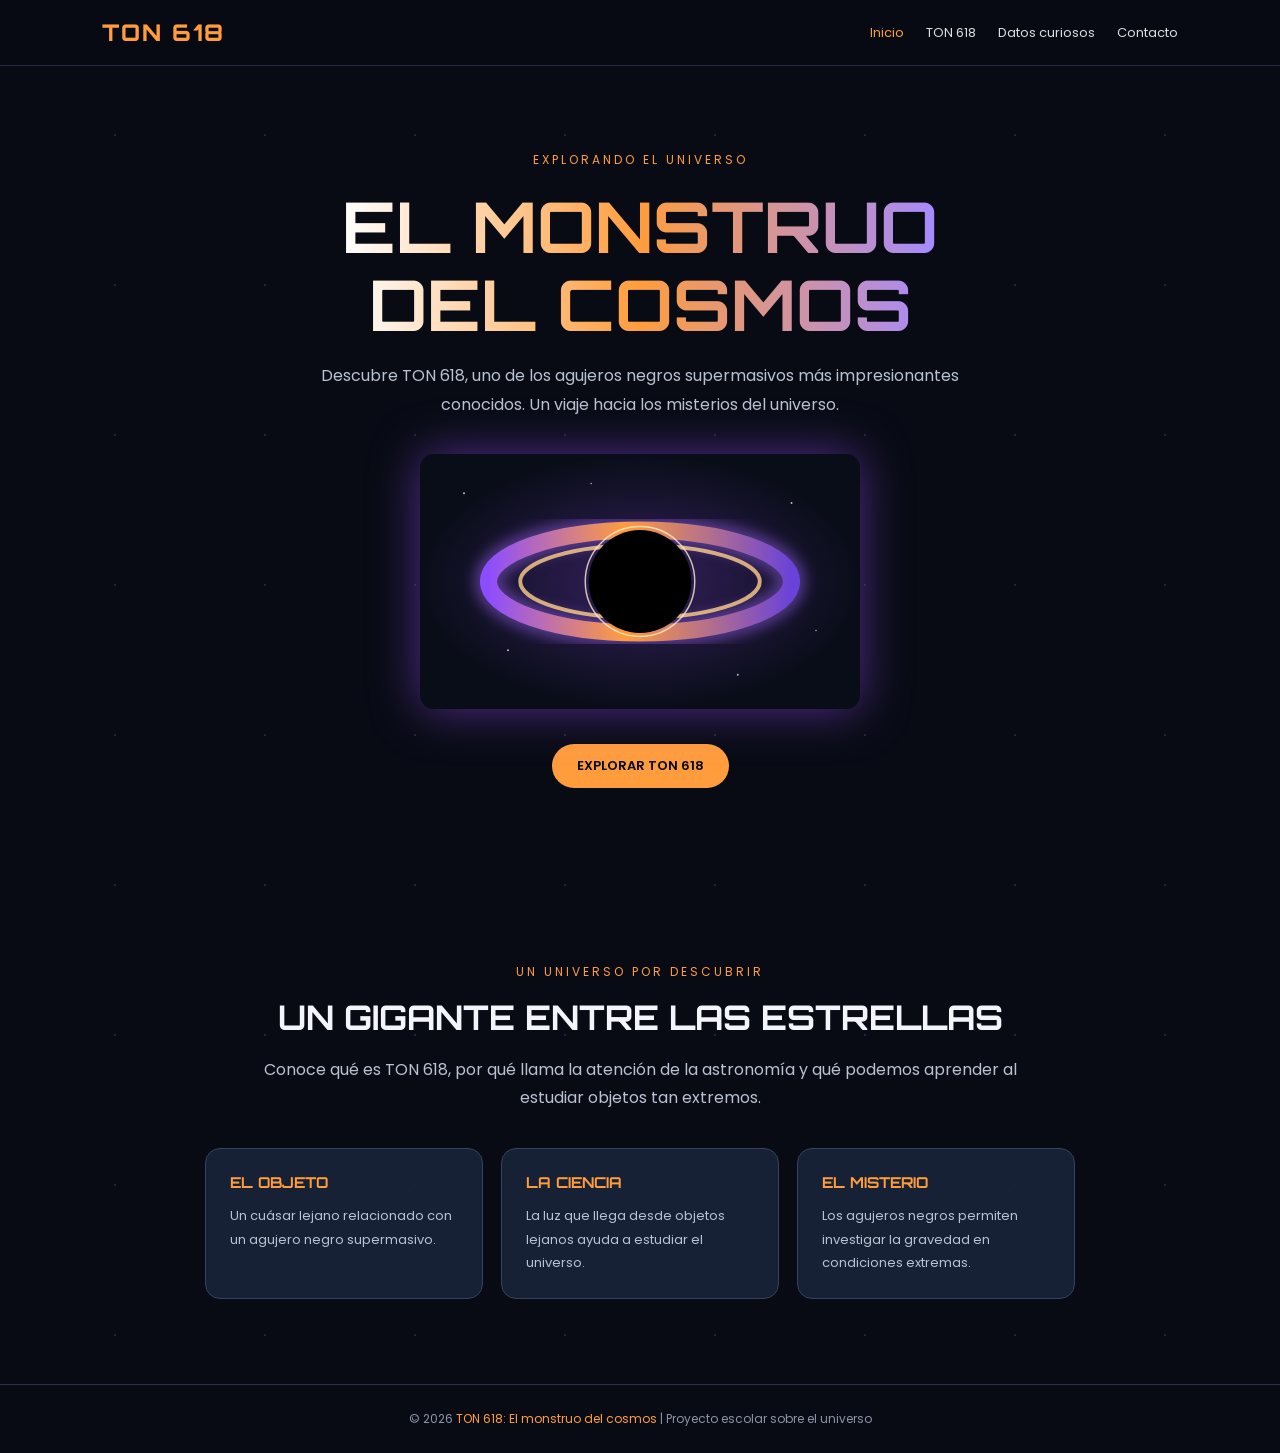
<file: index.html>
<!DOCTYPE html><html lang="es"><head><meta charset="UTF-8"><meta name="viewport" content="width=device-width, initial-scale=1.0"><meta name="description" content="Proyecto escolar sobre TON 618 y los agujeros negros supermasivos."><title>Inicio | TON 618</title><link rel="stylesheet" href="estilos.css"><script src="script.js" defer></script></head><body><header><a class="logo" href="index.html">TON 618</a><nav aria-label="Navegación principal"><a class="active" href="index.html">Inicio</a><a href="contenido.html">TON 618</a><a href="informacion.html">Datos curiosos</a><a href="contacto.html">Contacto</a></nav></header><main><section class="hero"><span class="eyebrow">Explorando el universo</span><h1 class="gradient-text">EL MONSTRUO<br>DEL COSMOS</h1><p>Descubre TON 618, uno de los agujeros negros supermasivos más impresionantes conocidos. Un viaje hacia los misterios del universo.</p><img class="blackhole-art" src="imagenes/ton618.svg" alt="Ilustración artística de un agujero negro con disco de acreción"><a href="contenido.html" class="button">EXPLORAR TON 618</a></section><section class="container"><div class="page-intro"><span class="eyebrow">Un universo por descubrir</span><h2>UN GIGANTE ENTRE LAS ESTRELLAS</h2><p>Conoce qué es TON 618, por qué llama la atención de la astronomía y qué podemos aprender al estudiar objetos tan extremos.</p></div><div class="grid three"><article class="card"><h3>EL OBJETO</h3><p>Un cuásar lejano relacionado con un agujero negro supermasivo.</p></article><article class="card"><h3>LA CIENCIA</h3><p>La luz que llega desde objetos lejanos ayuda a estudiar el universo.</p></article><article class="card"><h3>EL MISTERIO</h3><p>Los agujeros negros permiten investigar la gravedad en condiciones extremas.</p></article></div></section></main><footer>© 2026 <span>TON 618: El monstruo del cosmos</span> | Proyecto escolar sobre el universo</footer></body></html>
</file>
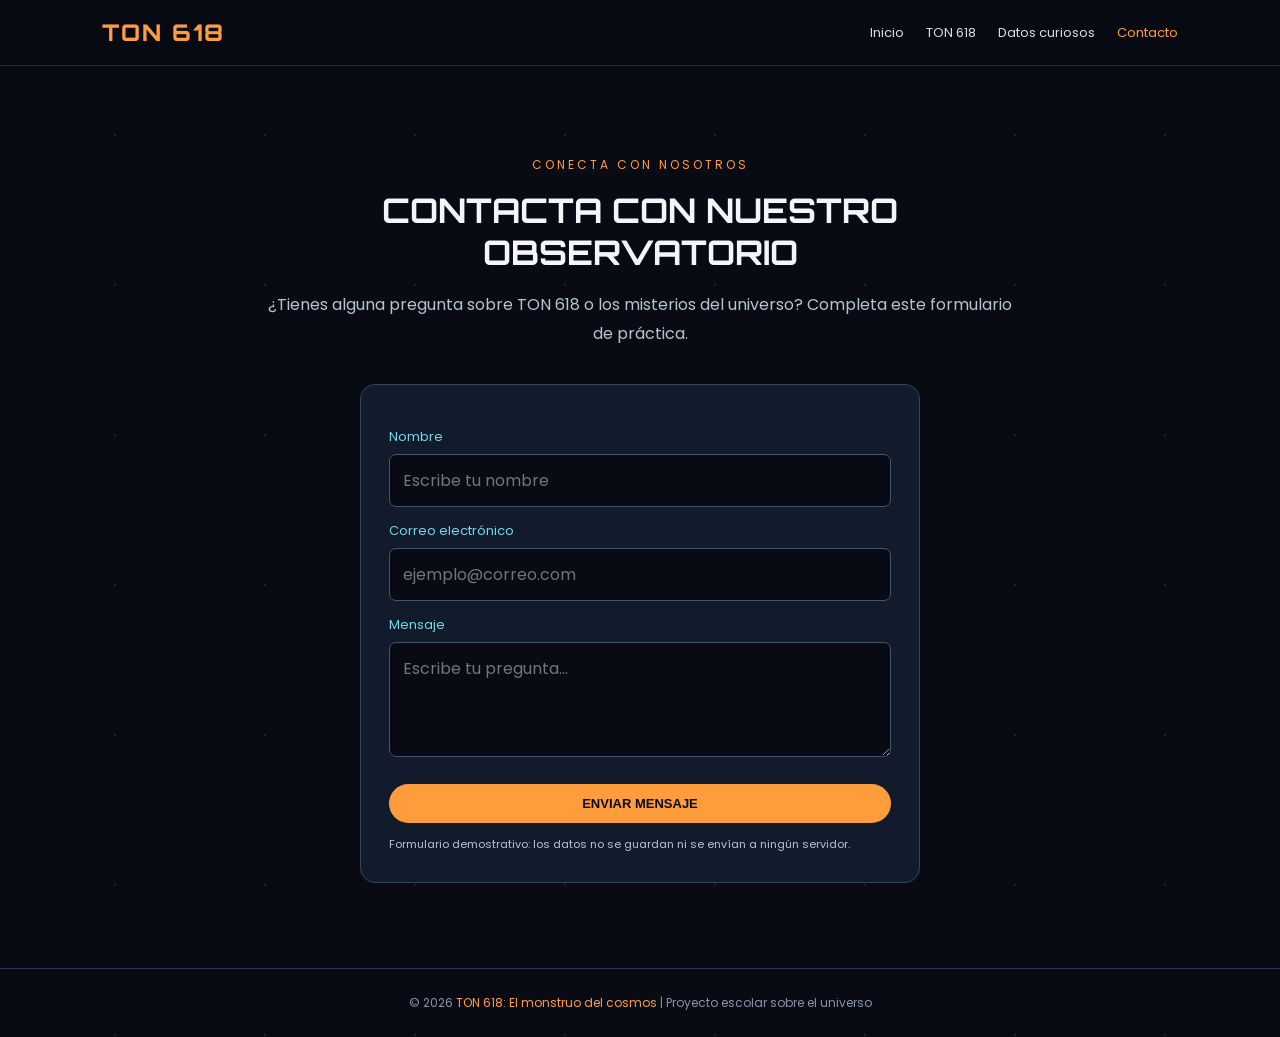
<file: contacto.html>
<!DOCTYPE html><html lang="es"><head><meta charset="UTF-8"><meta name="viewport" content="width=device-width, initial-scale=1.0"><meta name="description" content="Proyecto escolar sobre TON 618 y los agujeros negros supermasivos."><title>Contacto | TON 618</title><link rel="stylesheet" href="estilos.css"><script src="script.js" defer></script></head><body><header><a class="logo" href="index.html">TON 618</a><nav aria-label="Navegación principal"><a href="index.html">Inicio</a><a href="contenido.html">TON 618</a><a href="informacion.html">Datos curiosos</a><a class="active" href="contacto.html">Contacto</a></nav></header><main><section class="container" id="contacto"><div class="page-intro"><span class="eyebrow">Conecta con nosotros</span><h2>CONTACTA CON NUESTRO OBSERVATORIO</h2><p>¿Tienes alguna pregunta sobre TON 618 o los misterios del universo? Completa este formulario de práctica.</p></div><form id="formulario-contacto"><label for="nombre">Nombre</label><input type="text" id="nombre" name="nombre" placeholder="Escribe tu nombre" required><label for="correo">Correo electrónico</label><input type="email" id="correo" name="correo" placeholder="ejemplo@correo.com" required><label for="mensaje">Mensaje</label><textarea id="mensaje" name="mensaje" placeholder="Escribe tu pregunta..." required></textarea><button type="submit" class="button">ENVIAR MENSAJE</button><p class="form-note">Formulario demostrativo: los datos no se guardan ni se envían a ningún servidor.</p></form></section></main><footer>© 2026 <span>TON 618: El monstruo del cosmos</span> | Proyecto escolar sobre el universo</footer></body></html>
</file>
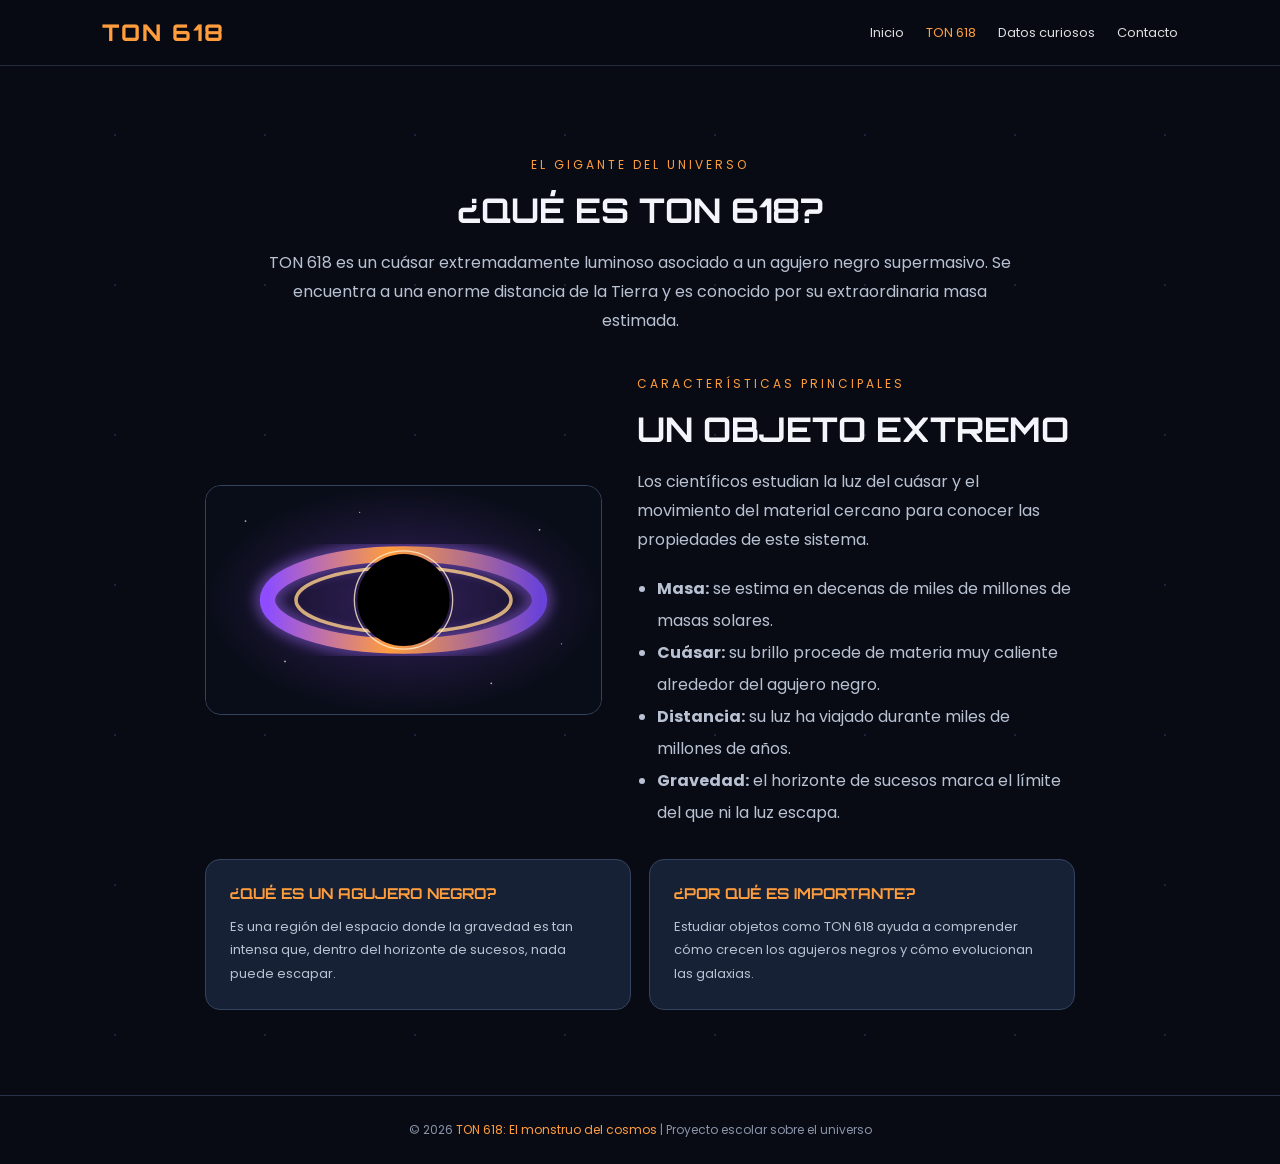
<file: contenido.html>
<!DOCTYPE html><html lang="es"><head><meta charset="UTF-8"><meta name="viewport" content="width=device-width, initial-scale=1.0"><meta name="description" content="Proyecto escolar sobre TON 618 y los agujeros negros supermasivos."><title>Contenido principal | TON 618</title><link rel="stylesheet" href="estilos.css"><script src="script.js" defer></script></head><body><header><a class="logo" href="index.html">TON 618</a><nav aria-label="Navegación principal"><a href="index.html">Inicio</a><a class="active" href="contenido.html">TON 618</a><a href="informacion.html">Datos curiosos</a><a href="contacto.html">Contacto</a></nav></header><main><section class="container"><div class="page-intro"><span class="eyebrow">El gigante del universo</span><h2>¿QUÉ ES TON 618?</h2><p>TON 618 es un cuásar extremadamente luminoso asociado a un agujero negro supermasivo. Se encuentra a una enorme distancia de la Tierra y es conocido por su extraordinaria masa estimada.</p></div><div class="feature-layout"><img class="feature-image" src="imagenes/ton618.svg" alt="Representación artística de TON 618"><div><span class="eyebrow">Características principales</span><h2>UN OBJETO EXTREMO</h2><p>Los científicos estudian la luz del cuásar y el movimiento del material cercano para conocer las propiedades de este sistema.</p><ul class="fact-list"><li><strong>Masa:</strong> se estima en decenas de miles de millones de masas solares.</li><li><strong>Cuásar:</strong> su brillo procede de materia muy caliente alrededor del agujero negro.</li><li><strong>Distancia:</strong> su luz ha viajado durante miles de millones de años.</li><li><strong>Gravedad:</strong> el horizonte de sucesos marca el límite del que ni la luz escapa.</li></ul></div></div><div class="grid"><article class="card"><h3>¿QUÉ ES UN AGUJERO NEGRO?</h3><p>Es una región del espacio donde la gravedad es tan intensa que, dentro del horizonte de sucesos, nada puede escapar.</p></article><article class="card"><h3>¿POR QUÉ ES IMPORTANTE?</h3><p>Estudiar objetos como TON 618 ayuda a comprender cómo crecen los agujeros negros y cómo evolucionan las galaxias.</p></article></div></section></main><footer>© 2026 <span>TON 618: El monstruo del cosmos</span> | Proyecto escolar sobre el universo</footer></body></html>
</file>
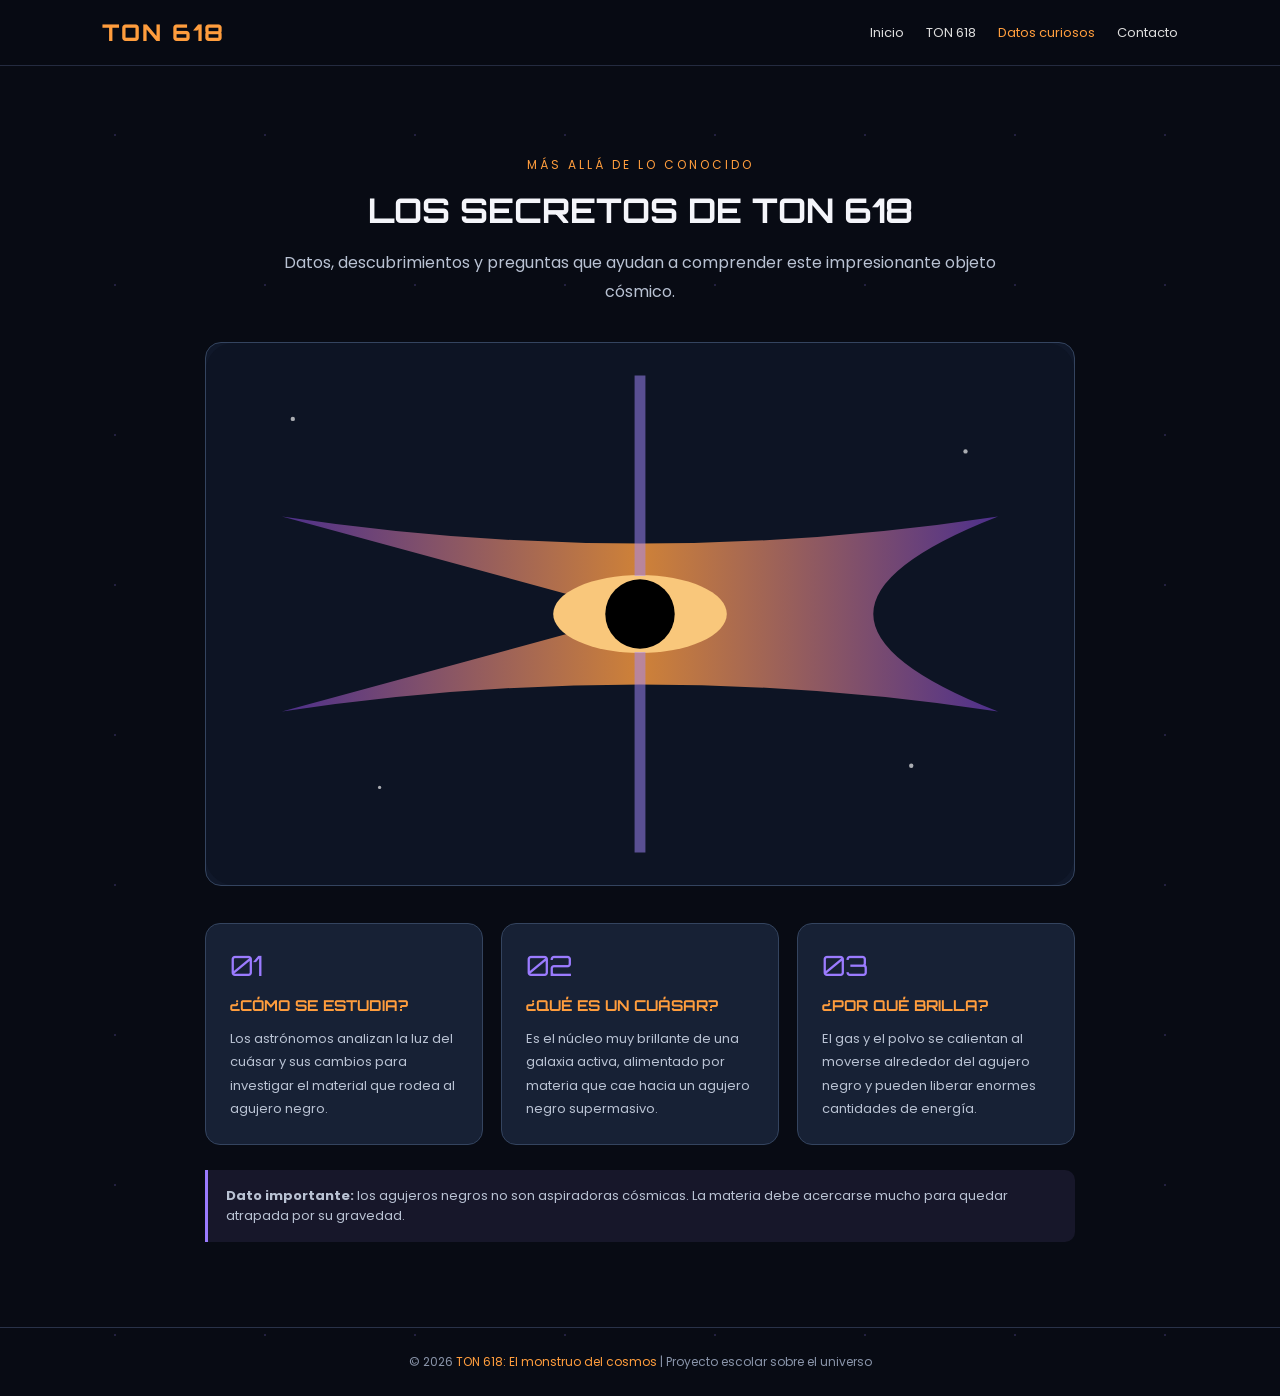
<file: informacion.html>
<!DOCTYPE html><html lang="es"><head><meta charset="UTF-8"><meta name="viewport" content="width=device-width, initial-scale=1.0"><meta name="description" content="Proyecto escolar sobre TON 618 y los agujeros negros supermasivos."><title>Información adicional | TON 618</title><link rel="stylesheet" href="estilos.css"><script src="script.js" defer></script></head><body><header><a class="logo" href="index.html">TON 618</a><nav aria-label="Navegación principal"><a href="index.html">Inicio</a><a href="contenido.html">TON 618</a><a class="active" href="informacion.html">Datos curiosos</a><a href="contacto.html">Contacto</a></nav></header><main><section class="container"><div class="page-intro"><span class="eyebrow">Más allá de lo conocido</span><h2>LOS SECRETOS DE TON 618</h2><p>Datos, descubrimientos y preguntas que ayudan a comprender este impresionante objeto cósmico.</p></div><img class="feature-image" src="imagenes/cuasar.svg" alt="Ilustración de un cuásar brillante"><div class="grid three"><article class="card"><div class="number">01</div><h3>¿CÓMO SE ESTUDIA?</h3><p>Los astrónomos analizan la luz del cuásar y sus cambios para investigar el material que rodea al agujero negro.</p></article><article class="card"><div class="number">02</div><h3>¿QUÉ ES UN CUÁSAR?</h3><p>Es el núcleo muy brillante de una galaxia activa, alimentado por materia que cae hacia un agujero negro supermasivo.</p></article><article class="card"><div class="number">03</div><h3>¿POR QUÉ BRILLA?</h3><p>El gas y el polvo se calientan al moverse alrededor del agujero negro y pueden liberar enormes cantidades de energía.</p></article></div><div class="notice"><strong>Dato importante:</strong> los agujeros negros no son aspiradoras cósmicas. La materia debe acercarse mucho para quedar atrapada por su gravedad.</div></section></main><footer>© 2026 <span>TON 618: El monstruo del cosmos</span> | Proyecto escolar sobre el universo</footer></body></html>
</file>
<file: estilos.css>
@import url('https://fonts.googleapis.com/css2?family=Orbitron:wght@400;600;700;800&family=Poppins:wght@300;400;500;600&display=swap');
:root{--bg:#080b14;--panel:#121b2b;--orange:#ff9d3d;--purple:#9b7bff;--cyan:#75d7e8;--white:#f4f5fa;--muted:#b9c2d3;--line:#34445f}
*{margin:0;padding:0;box-sizing:border-box;scroll-behavior:smooth}
body{background:var(--bg);color:var(--white);font-family:Poppins,sans-serif;min-height:100vh;background-image:radial-gradient(#ffffff28 .7px,transparent .7px),radial-gradient(#9b7bff30 .8px,transparent .8px);background-size:90px 90px,150px 150px;background-position:0 0,40px 60px}
a{color:inherit}header{width:100%;padding:18px 8%;display:flex;justify-content:space-between;align-items:center;gap:20px;background:rgba(8,11,20,.96);border-bottom:1px solid #242b40;position:sticky;top:0;z-index:100}
.logo{font-family:Orbitron,sans-serif;font-size:23px;font-weight:800;color:var(--orange);letter-spacing:2px;text-decoration:none}
nav{display:flex;gap:22px;flex-wrap:wrap;justify-content:center}nav a{color:#ddd;text-decoration:none;font-size:13px;transition:.25s}nav a:hover,nav a.active{color:var(--orange)}
main{min-height:75vh}section{padding:85px 9%;scroll-margin-top:90px}.container{max-width:1100px;margin:auto}
.eyebrow{color:var(--orange);letter-spacing:3px;font-size:12px;text-transform:uppercase}h1,h2,h3{font-family:Orbitron,sans-serif}
h1{font-size:clamp(36px,7vw,70px);line-height:1.12;margin:18px 0}h2{font-size:clamp(25px,4vw,34px);margin:13px 0 18px}h3{font-size:15px}
p{color:var(--muted);line-height:1.8}.hero{min-height:82vh;display:flex;flex-direction:column;justify-content:center;align-items:center;text-align:center}.hero p{max-width:680px}
.gradient-text{background:linear-gradient(90deg,#fff,var(--orange),#a58aff);-webkit-background-clip:text;background-clip:text;color:transparent}
.blackhole-art{width:min(440px,85vw);margin:35px auto;filter:drop-shadow(0 0 24px #9b4dff80)}
.button{display:inline-block;padding:12px 25px;background:var(--orange);color:#080b14;border:0;border-radius:30px;text-decoration:none;font-weight:600;font-size:13px;cursor:pointer;transition:.25s}
.button:hover{background:#fff;transform:translateY(-3px)}.grid{display:grid;grid-template-columns:repeat(2,minmax(0,1fr));gap:18px;margin-top:30px}.grid.three{grid-template-columns:repeat(3,minmax(0,1fr))}
.card{background:rgba(25,36,57,.9);border:1px solid var(--line);border-radius:15px;padding:24px;transition:.25s}.card:hover{transform:translateY(-5px);border-color:var(--orange)}
.card h3{color:var(--orange);margin-bottom:12px}.card p{font-size:13px}.number{font-family:Orbitron,sans-serif;font-size:28px;color:var(--purple);margin-bottom:13px}
.feature-layout{display:grid;grid-template-columns:.95fr 1.05fr;gap:35px;align-items:center;margin-top:30px}.feature-image{width:100%;border:1px solid var(--line);border-radius:16px;background:#10182a}
.fact-list{margin:18px 0 0 20px;color:var(--muted);line-height:2}.notice{margin-top:25px;padding:16px 18px;border-left:3px solid var(--purple);background:#17172a;border-radius:0 10px 10px 0;color:var(--muted);font-size:13px}
form{max-width:560px;margin:30px auto 0;padding:28px;background:var(--panel);border:1px solid var(--line);border-radius:15px;text-align:left}
label{display:block;margin:14px 0 7px;color:var(--cyan);font-size:13px}input,textarea{width:100%;padding:13px;border:1px solid #46536c;border-radius:7px;background:#080b14;color:white;font:inherit;outline:none}
input:focus,textarea:focus{border-color:var(--purple)}textarea{min-height:115px;resize:vertical}form button{margin-top:20px;width:100%}
.form-note{font-size:11px;margin-top:12px}.page-intro{text-align:center;max-width:760px;margin:0 auto 35px}
footer{padding:25px 15px;text-align:center;border-top:1px solid #293249;color:#8994a9;font-size:12px}footer span{color:var(--orange)}
@media(max-width:760px){header{flex-direction:column;padding:16px 10px}nav{gap:12px}nav a{font-size:11px}section{padding:65px 7%}.grid,.grid.three,.feature-layout{grid-template-columns:1fr}.feature-layout{gap:22px}form{padding:20px}}
</file>
